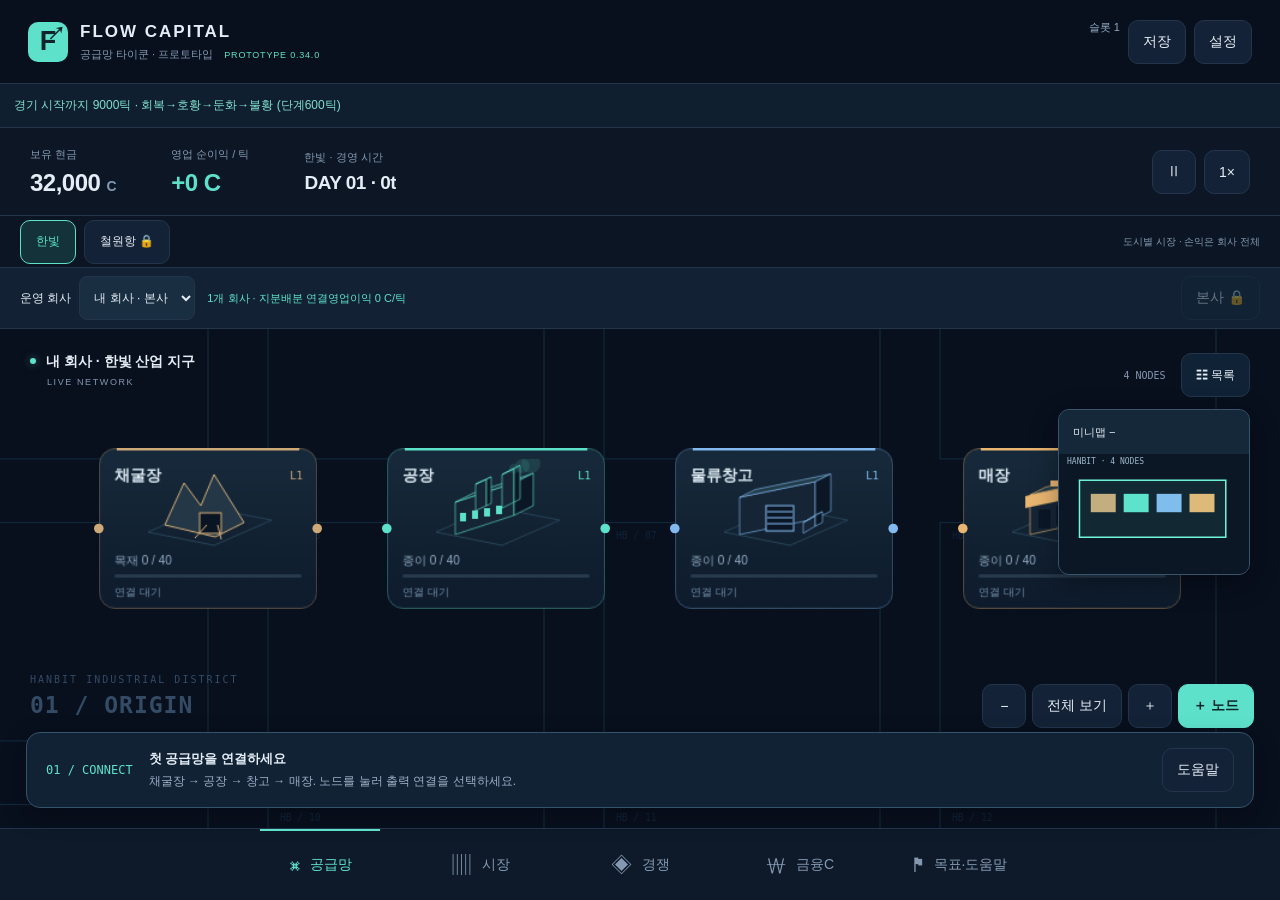
<file: index.html>
<!doctype html><html lang="ko"><head><meta charset="UTF-8"><meta name="viewport" content="width=device-width,initial-scale=1,viewport-fit=cover"><meta name="theme-color" content="#080f1d"><meta name="description" content="공급망을 연결하고 병목을 해결하며 경쟁하는 오리지널 노드 경제 게임. 2도시·제조와 클라우드 서비스 프로토타입."><title>FLOW CAPITAL · 공급망 타이쿤</title><link rel="stylesheet" href="style.css?v=0.34.0"></head><body>
<header><div class="brand"><span class="logo">F<span>↗</span></span><div><b>FLOW CAPITAL</b><small>공급망 타이쿤 · 프로토타입 <em>PROTOTYPE 0.34.0</em></small></div></div><div class="top-actions"><small id="slot-label">슬롯 1</small><button id="focus-toggle" aria-expanded="true" aria-label="경영 정보 접고 보드에 집중" hidden>집중</button><button id="save">저장</button><button id="menu">설정</button></div></header>
<button id="cycle-badge" class="cycle-badge" aria-label="경기 순환 상세"></button><section class="metrics"><div><small>보유 현금</small><strong id="cash">32,000 <i>C</i></strong></div><div><small>영업 순이익 / 틱</small><strong id="profit">0 C</strong></div><div class="wide"><small>한빛 · 경영 시간</small><strong id="day">DAY 01</strong></div><div class="speed"><button id="pause" aria-label="일시정지">Ⅱ</button><button id="speed">1×</button></div></section>
<div class="city-bar"><button id="city-hanbit" class="chosen">한빛</button><button id="city-cheolwon">철원항 🔒</button><small>도시별 시장 · 손익은 회사 전체</small></div><section class="group-toolbar"><label>운영 회사 <select id="company-select" aria-label="운영 회사"></select></label><small id="group-result"></small><button id="hq-open" aria-label="본사 경영 허브">본사 🔒</button></section><main><section id="network" class="view active"><div class="board-top"><div><span class="live-dot"></span><b id="district-name">한빛 산업 지구</b><small>LIVE NETWORK</small></div><div class="board-actions"><span id="board-count">4 NODES</span><button id="node-list">☷ 목록</button></div></div><aside id="minimap-panel" class="minimap-panel"><button id="minimap-toggle" aria-expanded="true" aria-controls="minimap-canvas">미니맵 −</button><canvas id="minimap-canvas" width="190" height="120" tabindex="0" aria-label="현재 회사와 도시 전체 지도. 클릭·드래그로 이동. 방향키로 화면 이동."></canvas></aside><button id="hq-marker" class="hq-marker" aria-label="본사 경영 허브 열기" hidden><svg viewBox="0 0 80 64" aria-hidden="true"><path d="M15 57V24L38 12V57M38 57V5L64 18V57M8 58H73"/><path d="M24 28V33M24 39V44M47 20V26M56 25V31M47 35V41M56 40V46"/></svg><span>본사 경영 허브<small>무료 지원 · 물류 없음</small></span></button><canvas id="board" aria-label="공급망 편집 보드. 노드를 선택한 후 연결 버튼과 대상 노드로 연결하세요."></canvas><div class="board-label"><span id="district-label">HANBIT INDUSTRIAL DISTRICT</span><b>01 / ORIGIN</b></div><div class="board-tools"><button id="zoomout" aria-label="축소">−</button><button id="fit">전체 보기</button><button id="zoomin" aria-label="확대">＋</button><button id="add" class="primary">＋ 노드</button></div><div id="guide" class="guide"></div><div id="connect-banner" hidden></div></section>
<section id="market" class="view panel"><div class="eyebrow" id="market-city">HANBIT EXCHANGE</div><h1>경영 대시보드</h1><p class="muted dash-intro">시장 · 생산 · 기업을 같은 기록으로 비교하세요.</p><div class="planning-entry"><button id="delegation-open" class="primary">위임 운영 ↗</button> <button id="planning-open">경기 대응 계획 ↗</button><small>생산·재고를 복제본에서 미리 비교 · 실제 운영 변경 없음</small></div><div id="dashboard"></div><div id="price-settings"><h2 id="price-settings-title">판매가격 설정 · 현재 운영 기업/도시</h2><div id="market-cards"></div><h2>최근 경영 기록</h2><canvas id="chart" height="150" aria-label="최근 28일 영업 순이익 그래프"></canvas><p id="ledger" class="muted"></p></div></section>
<section id="rivals" class="view panel"><div class="eyebrow">COMPETITOR INTELLIGENCE</div><h1>시장에서 만난 경쟁자</h1><p class="muted">독립 자본과 공급망을 가진 메이저/마이너. 총수요는 보존하고 실제 재고가 있을 때만 판매합니다. 첫 한빛 신규 경쟁은 보호 구간 후 시작합니다.</p><p id="rival-summary"></p><select id="rival-filter" aria-label="계급 필터"><option value="all">전체</option><option value="major">메이저</option><option value="minor">마이너</option><option value="closed">도산·인수</option></select><div id="rival-grid"></div><h2>시장 뉴스</h2><div id="news"></div></section>
<section id="finance" class="view panel"><div class="eyebrow">FICTIONAL CAPITAL MARKET · FINANCE C</div><h1>자본과 지분의 흐름</h1><p class="muted">게임용 크레딧만 사용합니다. 실제 금융이 아닙니다. 주식·IPO·공개매수·자회사를 지원하며 월간 AI 공격·방어·지배권 상실을 지원합니다. 오프라인은 최대8시간 정산하며 인수최종판정·파산·신주발행을 복귀까지 보류합니다.</p><p id="own-equity"></p><div class="finance-actions"><label>발행 주식 <input id="issue-quantity" type="number" min="10" max="100" value="40"></label><button id="ipo-review" class="primary">상장·신주 발행 검토</button><label>소각 주식 <input id="buyback-quantity" type="number" min="1" max="100" value="5"></label><button id="buyback-review">자사주 매입·소각 검토</button></div><p class="muted">최소3600경제틱(1배속60분) 운영 후 상장. 오프라인 경제시간도 포함됩니다. 신주발행420틱 간격,대중 자금 유한. 발행은 회사현금을 늘리고 지분을 희석합니다. 소각은 공격자 지분율도 높일 수 있습니다.</p><h2>미체결 주문</h2><div id="stock-orders"></div><h2>지분 방어</h2><p id="defense-status"></p><div class="finance-actions"><label>백기사 신주 <input id="friendly-quantity" type="number" min="10" max="100" value="40"></label><button id="friendly-review">백기사 계약 검토</button><button id="poison-review">포이즌필 사전설정 검토</button></div><p class="muted">매입·소각도 방어수단이지만 공격자의 비율까지 높일 수 있습니다. 백기사/권리계획은 무료가 아니며 성공을 보장하지 않습니다.</p><h2>공개매수와 경보</h2><div id="takeover-list"></div><h2>지배 자회사</h2><div id="subsidiary-list"></div><p id="strategy-cycle" class="cycle-notice"></p><div id="strategy-room"></div><h2>회사 주식 원장</h2><div id="finance-list"></div></section><section id="goals" class="view panel"><div class="eyebrow">FIRST NETWORK TO GROUP</div><h1>작은 흐름에서, 큰 사업으로</h1><p class="muted">주식·IPO 기초를 포함한 프로토타입입니다. 적대적 인수·방어·최대8시간 오프라인 정산을 지원합니다. 60틱=1일, 1배속 10분=10게임일.</p><div id="goal-list"></div><h2>처음 플레이한다면</h2><ol class="help"><li>채굴장 선택 → 연결 → 공장 선택. 공장→창고→매장도 연결하세요.</li><li>입고까지 한 틱씩 걸립니다. 목재가 종이로 바뀌고 매출이 생깁니다.</li><li>노란색 또는 ! 표시가 뜬 연결선을 눌러 물류를 증설하세요.</li><li>＋ 노드에서 가구 공장·창고·매장을 추가하고 채굴장을 분기 연결하세요.</li><li>시장에서 가격을 바꾸고 바닥상사의 다음 날 반응을 살펴보세요.</li></ol><p class="muted">드래그: 노드 이동 / 빈 곳: 보드 이동 / 핀치·휠: 확대 / Esc: 취소. 자동 저장 15초. 금융탭에서 지분과 인수경보를 확인하세요. 복귀보고서는 설정에서 다시 열 수 있습니다.</p></section>
</main><nav class="tabs"><button data-tab="network" class="active"><span>⌘</span>공급망</button><button data-tab="market"><span>▥</span>시장</button><button data-tab="rivals"><span>◈</span>경쟁</button><button data-tab="finance"><span>₩</span>금융C</button><button data-tab="goals"><span>⚑</span>목표·도움말</button></nav>
<div id="shade" hidden></div><aside id="sheet" hidden role="dialog" aria-modal="true" aria-label="공급망 세부 설정"><div class="sheet-head"><span id="sheet-kicker">NODE INSPECTOR</span><button id="close" aria-label="닫기">✕</button></div><div id="sheet-body"></div></aside><div id="toast" role="status" aria-live="polite"></div><input type="file" id="import-file" accept="application/json,.json" hidden><script type="module" src="app.js?v=0.34.0"></script></body></html>
</file>
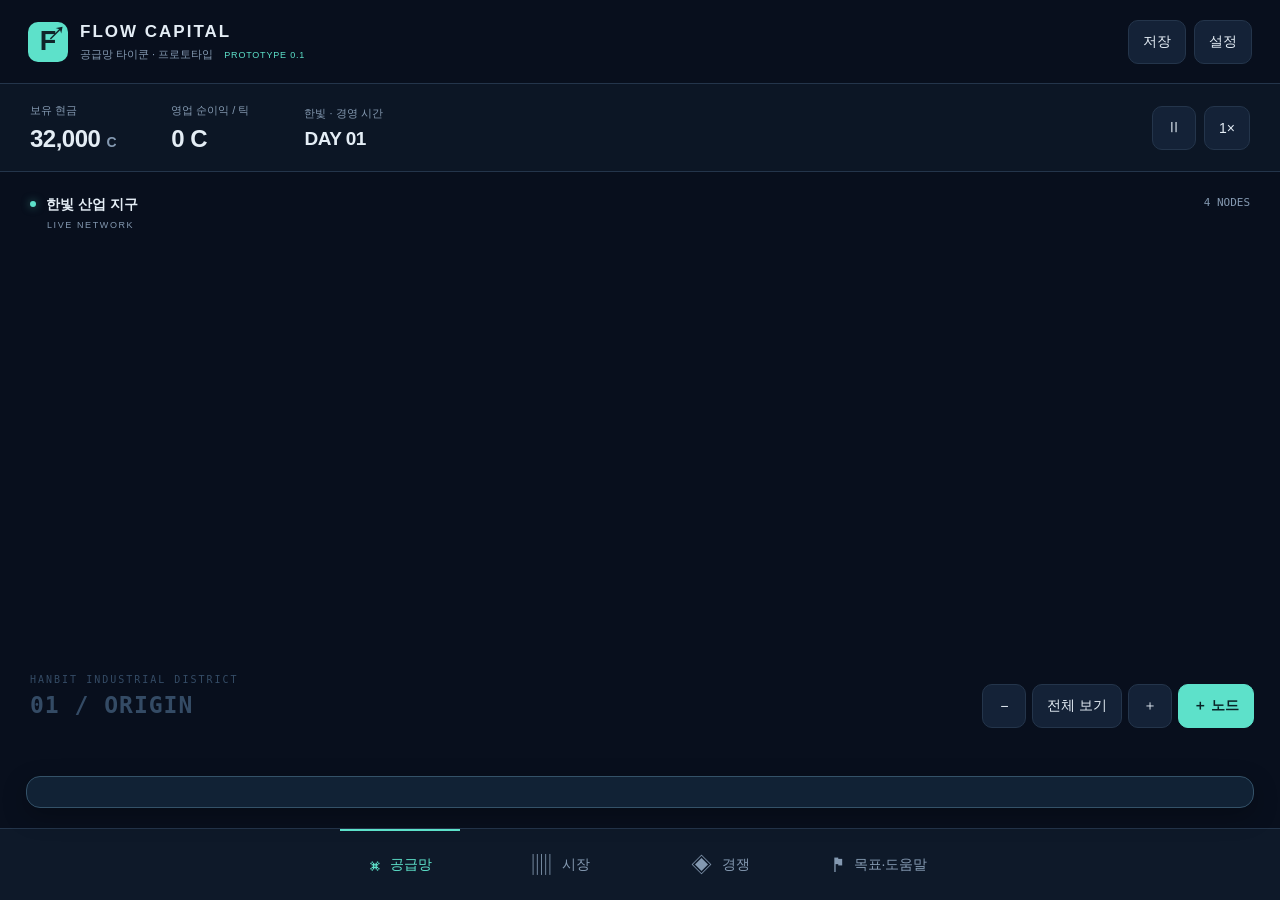
<file: 1-index.html>
<!doctype html><html lang="ko"><head><meta charset="UTF-8"><meta name="viewport" content="width=device-width,initial-scale=1,viewport-fit=cover"><meta name="theme-color" content="#080f1d"><meta name="description" content="공급망을 연결하고 병목을 해결하며 경쟁하는 오리지널 노드 경제 게임. 1도시·2상품 프로토타입."><title>FLOW CAPITAL · 공급망 타이쿤</title><link rel="stylesheet" href="style.css"></head><body>
<header><div class="brand"><span class="logo">F<span>↗</span></span><div><b>FLOW CAPITAL</b><small>공급망 타이쿤 · 프로토타입 <em>PROTOTYPE 0.1</em></small></div></div><div class="top-actions"><button id="save">저장</button><button id="menu">설정</button></div></header>
<section class="metrics"><div><small>보유 현금</small><strong id="cash">32,000 <i>C</i></strong></div><div><small>영업 순이익 / 틱</small><strong id="profit">0 C</strong></div><div class="wide"><small>한빛 · 경영 시간</small><strong id="day">DAY 01</strong></div><div class="speed"><button id="pause" aria-label="일시정지">Ⅱ</button><button id="speed">1×</button></div></section>
<main><section id="network" class="view active"><div class="board-top"><div><span class="live-dot"></span><b>한빛 산업 지구</b><small>LIVE NETWORK</small></div><span id="board-count">4 NODES</span></div><canvas id="board" aria-label="공급망 편집 보드. 노드를 선택한 후 연결 버튼과 대상 노드로 연결하세요."></canvas><div class="board-label"><span>HANBIT INDUSTRIAL DISTRICT</span><b>01 / ORIGIN</b></div><div class="board-tools"><button id="zoomout" aria-label="축소">−</button><button id="fit">전체 보기</button><button id="zoomin" aria-label="확대">＋</button><button id="add" class="primary">＋ 노드</button></div><div id="guide" class="guide"></div><div id="connect-banner" hidden></div></section>
<section id="market" class="view panel"><div class="eyebrow">HANBIT EXCHANGE</div><h1>시장이 흐르는 방향</h1><p class="muted">오늘의 시세와 내 판매가는 다릅니다. 싸게 팔면 점유율이 늘지만 이익은 줄 수 있습니다.</p><div id="market-cards"></div><h2>최근 경영 기록</h2><canvas id="chart" height="150" aria-label="최근 28일 영업 순이익 그래프"></canvas><p id="ledger" class="muted"></p></section>
<section id="rivals" class="view panel"><div class="eyebrow">COMPETITOR INTELLIGENCE</div><h1>시장에서 만난 경쟁자</h1><article class="rival-card"><span class="rival-symbol">B</span><h2>바닥상사 <small>가격 반응형 AI</small></h2><p>같은 생산·운송·판매 규칙을 쓰는 로컬 경쟁사. 매일 내 가격과 판매량에 반응하며, 자기 현금으로만 투자합니다.</p><div id="rival-stats"></div></article><h2>시장 뉴스</h2><div id="news"></div></section>
<section id="goals" class="view panel"><div class="eyebrow">YOUR FIRST TEN MINUTES</div><h1>작은 흐름에서, 큰 사업으로</h1><p class="muted">금융 없이 생산과 경쟁을 검증하는 프로토타입입니다. 60틱=1일, 1배속 10분=10게임일.</p><div id="goal-list"></div><h2>처음 플레이한다면</h2><ol class="help"><li>채굴장 선택 → 연결 → 공장 선택. 공장→창고→매장도 연결하세요.</li><li>입고까지 한 틱씩 걸립니다. 목재가 종이로 바뀌고 매출이 생깁니다.</li><li>노란색 또는 ! 표시가 뜬 연결선을 눌러 물류를 증설하세요.</li><li>＋ 노드에서 가구 공장·창고·매장을 추가하고 채굴장을 분기 연결하세요.</li><li>시장에서 가격을 바꾸고 바닥상사의 다음 날 반응을 살펴보세요.</li></ol><p class="muted">드래그: 노드 이동 / 빈 곳: 보드 이동 / 핀치·휠: 확대 / Esc: 취소. 자동 저장 15초. 장기 오프라인 정산·주식·M&A는 아직 없습니다.</p></section>
</main><nav class="tabs"><button data-tab="network" class="active"><span>⌘</span>공급망</button><button data-tab="market"><span>▥</span>시장</button><button data-tab="rivals"><span>◈</span>경쟁</button><button data-tab="goals"><span>⚑</span>목표·도움말</button></nav>
<div id="shade" hidden></div><aside id="sheet" hidden role="dialog" aria-modal="true" aria-label="공급망 세부 설정"><div class="sheet-head"><span id="sheet-kicker">NODE INSPECTOR</span><button id="close" aria-label="닫기">✕</button></div><div id="sheet-body"></div></aside><div id="toast" role="status" aria-live="polite"></div><input type="file" id="import-file" accept="application/json,.json" hidden><script type="module" src="app.js"></script></body></html>
</file>
<file: style.css>
:root{color-scheme:dark;--bg:#080f1d;--line:#24354b;--muted:#8499b1;--mint:#5de1ca;--text:#e4edf5;--amber:#e9b671;--red:#f78282}*{box-sizing:border-box}body{margin:0;background:var(--bg);color:var(--text);font:14px -apple-system,BlinkMacSystemFont,"Segoe UI",sans-serif;overflow:hidden}button,input,select{font:inherit}button{border:1px solid var(--line);background:#142237;color:var(--text);min-width:44px;min-height:44px;border-radius:10px;padding:0 14px;cursor:pointer;touch-action:manipulation}button:hover{background:#20354c;border-color:#45637c}button:focus-visible{outline:2px solid var(--mint);outline-offset:3px}button.primary{background:var(--mint);color:#092326;font-weight:750;border-color:var(--mint)}button.danger{color:var(--red)}button:disabled{opacity:.4;cursor:not-allowed}header{height:84px;padding:18px 28px;display:flex;align-items:center;justify-content:space-between;border-bottom:1px solid var(--line)}.brand{display:flex;gap:12px;align-items:center}.logo{width:40px;height:40px;display:grid;place-items:center;background:var(--mint);color:#10252a;font-size:27px;font-weight:900;border-radius:10px;position:relative}.logo span{font-size:18px;position:absolute;right:3px;top:0}.brand b{font-size:17px;letter-spacing:2px}.brand small{display:block;color:var(--muted);font-size:11px;margin-top:5px}em{font-size:9px;font-style:normal;color:var(--mint);margin-left:8px;letter-spacing:.8px}.top-actions{display:flex;gap:8px}.metrics{height:88px;display:flex;align-items:center;padding:0 30px;gap:55px;border-bottom:1px solid var(--line);background:#0c1625}.metrics small{display:block;color:var(--muted);font-size:11px;margin-bottom:7px}.metrics strong{font-size:24px;letter-spacing:-.5px;font-variant-numeric:tabular-nums}.metrics i{font-size:14px;font-style:normal;color:var(--muted)}.metrics .speed{display:flex;margin-left:auto;gap:8px}.metrics .wide strong{font-size:19px}main{height:calc(100vh - 244px);height:calc(100dvh - 244px);position:relative}.view{display:none;height:100%;position:relative}.view.active{display:block}.board-top{position:absolute;top:24px;left:30px;right:30px;z-index:1;display:flex;justify-content:space-between;pointer-events:none}.board-top b{font-size:14px}.board-top small{font-size:9px;display:block;color:var(--muted);letter-spacing:1.6px;margin:6px 0 0 17px}.board-top>span{color:var(--muted);font:11px monospace}.live-dot{display:inline-block;width:6px;height:6px;background:var(--mint);border-radius:50%;margin-right:10px;box-shadow:0 0 9px #5de1ca80}#board{width:100%;height:100%;display:block;touch-action:none}.board-label{position:absolute;bottom:110px;left:30px;pointer-events:none;color:#344b65;font:10px monospace;letter-spacing:2px}.board-label b{display:block;font-size:23px;margin-top:7px;letter-spacing:1px}.board-tools{position:absolute;right:26px;bottom:100px;display:flex;gap:6px}.guide{position:absolute;bottom:20px;left:26px;right:26px;background:#132539e8;backdrop-filter:blur(10px);border:1px solid #345268;border-radius:14px;padding:15px 19px;display:flex;align-items:center;gap:16px;box-shadow:0 8px 25px #0004}.guide .step{font:12px monospace;color:var(--mint);white-space:nowrap}.guide b{font-size:13px}.guide p{margin:5px 0 0;color:#9cafc4;font-size:12px}.guide button{margin-left:auto;flex-shrink:0}.tabs{height:72px;display:flex;border-top:1px solid var(--line);background:#0e1929;justify-content:center;padding-bottom:env(safe-area-inset-bottom)}.tabs button{width:160px;border:0;border-radius:0;background:none;color:var(--muted);position:relative;min-height:60px}.tabs button span{display:inline-block;margin-right:10px;font-size:21px;vertical-align:middle}.tabs button.active{color:var(--mint)}.tabs button.active:before{content:"";position:absolute;top:0;height:2px;background:var(--mint);left:20px;right:20px}.panel{overflow:auto;padding:35px max(24px,calc((100% - 980px)/2)) 40px}.eyebrow{color:var(--mint);font:10px monospace;letter-spacing:2px}h1{font-size:29px;letter-spacing:-1px;margin:12px 0 14px}h2{font-size:17px;margin:24px 0 14px}.muted{color:var(--muted);font-size:12px;line-height:1.8}#market-cards{display:grid;grid-template-columns:1fr 1fr;gap:16px;margin:24px 0}.product-card,.rival-card,.goal{background:linear-gradient(140deg,#17283b,#0e1b2c);border:1px solid var(--line);border-radius:16px;padding:22px}.product-card h2{margin:0 0 20px}.product-card .price{font-size:30px;font-weight:700}.row{display:flex;justify-content:space-between;align-items:center;gap:10px;margin:12px 0}.row small{color:var(--muted);line-height:1.6}.row strong{font-variant-numeric:tabular-nums}.controls{display:flex;align-items:center;gap:10px}.controls strong{min-width:62px;text-align:center}.bar{height:5px;border-radius:5px;background:#29374b;overflow:hidden;margin-top:14px}.bar span{display:block;height:100%;background:var(--mint)}.rival-symbol{float:right;display:grid;place-items:center;background:#e9b67124;color:var(--amber);width:64px;height:64px;font:bold 30px sans-serif;border:1px solid #e9b67155;border-radius:18px}.rival-card h2{margin-top:3px}.rival-card h2 small{display:block;font-size:11px;color:var(--amber);margin-top:9px}.rival-card p{color:var(--muted);max-width:540px;line-height:1.8;font-size:13px}#rival-stats{display:flex;gap:40px;margin-top:20px}#rival-stats small{display:block;color:var(--muted);font-size:11px;margin-bottom:6px}.news-item{display:flex;gap:18px;padding:15px 0;border-bottom:1px solid var(--line);font-size:12px;line-height:1.7}.news-item small{color:var(--mint);white-space:nowrap}.goal{margin:12px 0;padding:18px;display:flex;gap:17px;align-items:center}.goal .check{color:var(--muted);font-size:22px}.goal.done .check{color:var(--mint)}.goal small{color:var(--muted);display:block;margin-top:7px}.goal b{font-size:13px}.help{padding-left:20px;color:#a9b9cb;line-height:2.2;font-size:13px}#chart{width:100%;border:1px solid var(--line);border-radius:12px;background:#0d1929}#shade{position:fixed;inset:0;background:#0005;z-index:20;backdrop-filter:blur(2px)}#sheet{position:fixed;right:20px;top:105px;bottom:90px;width:350px;background:#101e30;border:1px solid #33495f;border-radius:19px;z-index:21;box-shadow:0 20px 70px #0009;overflow:auto}.sheet-head{position:sticky;top:0;background:#101e30;display:flex;align-items:center;justify-content:space-between;padding:10px 16px;border-bottom:1px solid var(--line);z-index:1}.sheet-head>span{font:10px monospace;letter-spacing:1.4px;color:var(--mint)}.sheet-head button{background:none;border:0}#sheet-body{padding:5px 20px 22px}#sheet-body h2{font-size:23px;margin:18px 0 8px}#sheet-body p{color:var(--muted);font-size:12px;line-height:1.8}#sheet-body .full{width:100%;margin-top:10px}.badge{display:inline-block;padding:6px 9px;border-radius:7px;background:#203345;color:var(--mint);font-size:11px}.select-row{display:grid;grid-template-columns:1fr 1fr;gap:8px}.select-row button{padding:12px 10px}.select-row button.chosen{border-color:var(--mint);color:var(--mint)}.build-grid{display:grid;grid-template-columns:1fr 1fr;gap:10px;margin-top:18px}.build-grid button{padding:18px 8px;text-align:left;height:108px}.build-grid small{display:block;color:var(--muted);font-size:10px;margin-top:12px}.build-grid b{font-size:14px}#toast{position:fixed;bottom:90px;left:50%;transform:translate(-50%,20px);opacity:0;pointer-events:none;padding:13px 18px;border-radius:12px;background:#e5f3f0;color:#13332d;z-index:50;font-size:12px;max-width:90vw;transition:.2s;text-align:center}#toast.show{opacity:1;transform:translate(-50%,0)}#connect-banner{position:absolute;top:80px;left:50%;transform:translateX(-50%);border:1px solid var(--mint);padding:13px 18px;background:#123336ef;border-radius:10px;max-width:90%;font-size:12px;color:var(--mint);z-index:3}.warn{color:var(--amber)!important}.negative{color:var(--red)!important}.positive{color:var(--mint)!important}select{background:#1a2e42;color:var(--text);padding:10px;border:1px solid var(--line);border-radius:8px;min-height:44px}input[type=checkbox]{width:20px;height:20px;accent-color:var(--mint)}[hidden]{display:none!important}
@media(max-width:650px){header{height:72px;padding:12px 15px}.brand{gap:9px}.logo{width:34px;height:34px;font-size:24px}.brand b{font-size:13px;letter-spacing:1.3px}.brand small{font-size:10px}em{display:none}.top-actions{gap:5px}.top-actions button{padding:0 10px;font-size:11px}.metrics{height:83px;padding:0 16px;gap:24px}.metrics strong{font-size:20px}.metrics small{font-size:10px}.metrics .wide{display:none}.metrics .speed{gap:5px}.metrics .speed button{padding:0 10px}.tabs{height:calc(66px + env(safe-area-inset-bottom))}.tabs button{width:25%;font-size:10px;padding:6px 1px}.tabs button span{display:block;margin:0 0 4px;font-size:22px}.tabs button.active:before{left:14px;right:14px}main{height:calc(100dvh - 221px - env(safe-area-inset-bottom))}.board-top{top:18px;left:18px;right:18px}.board-top b{font-size:12px}.board-top small{font-size:8px}.board-top>span{font-size:9px}.board-label{left:18px;bottom:175px;font-size:8px;letter-spacing:1px}.board-label b{font-size:19px}.board-tools{bottom:125px;right:15px;left:15px;justify-content:flex-end}.board-tools button{font-size:12px;padding:0 12px}.guide{bottom:13px;left:14px;right:14px;padding:13px 14px;gap:11px;min-height:96px}.guide .step{font-size:10px}.guide b{font-size:12px}.guide p{font-size:10px;line-height:1.5}.guide button{font-size:10px;padding:0 8px}.panel{padding:26px 18px 35px}h1{font-size:24px}#market-cards{grid-template-columns:1fr;gap:12px;margin:18px 0}.product-card{padding:18px}.product-card h2{margin-bottom:14px}.product-card .price{font-size:26px}.rival-card{padding:20px}.rival-symbol{width:44px;height:44px;font-size:24px}#rival-stats{gap:24px;flex-wrap:wrap}#sheet{left:0;right:0;top:auto;bottom:0;width:auto;max-height:65dvh;border-radius:22px 22px 0 0;padding-bottom:env(safe-area-inset-bottom)}#sheet-body{padding:0 22px 23px}#toast{bottom:calc(78px + env(safe-area-inset-bottom));min-width:200px}.goal{padding:16px}.goal b{font-size:12px}.goal small{font-size:10px}.help{font-size:12px}.row{margin:10px 0}}
@media(prefers-reduced-motion:reduce){*{transition:none!important}}@media(max-width:350px){.metrics{gap:13px;padding:0 12px}.metrics strong{font-size:18px}.metrics .speed button{min-width:40px;padding:0 8px}.brand b{font-size:11px}.brand small{font-size:9px}.top-actions button{padding:0 7px}.guide{gap:8px}.guide .step{display:none}}
@media(max-width:650px){.board-label{display:none}}
.board-actions{display:flex;align-items:center;gap:15px;pointer-events:auto}.board-actions span{color:var(--muted);font:10px monospace}.board-actions button{min-height:44px;background:#102235;font-size:12px}#node-search{width:100%;min-height:46px;padding:10px 13px;margin:8px 0 14px;background:#0b1726;border:1px solid #355068;border-radius:10px;color:var(--text)}.node-result{display:block;width:100%;text-align:left;padding:14px 12px;margin:8px 0;min-height:74px}.node-result b{font-size:13px}.node-result small{font-size:10px;font-weight:400;color:var(--muted);margin-left:5px}.node-result>span{display:block;font-size:11px;color:var(--muted);margin-top:9px}.node-result i{font-style:normal;float:right;color:var(--mint)}@media(max-width:650px){.board-actions{gap:8px;margin-top:-6px}.board-actions span{display:none}.board-actions button{font-size:11px;padding:0 10px}}
.tech-card{border:1px solid #3c4775;background:#151e38;border-radius:13px;padding:16px;margin:16px 0}.tech-card>small{font:10px monospace;color:#aab7ff}.tech-card h3{font-size:16px;margin:10px 0}.tech-card p{font-size:11px!important;line-height:1.7!important}.tech-card .full{margin-top:8px}#sheet-body .tech-card .row small{font-size:10px}@media(max-width:650px){.select-row{grid-template-columns:repeat(3,1fr)}}
.city-bar{height:52px;display:flex;align-items:center;gap:8px;padding:0 20px;border-bottom:1px solid var(--line);background:#0b1523;flex-shrink:0}.city-bar button{min-height:44px;padding:6px 15px;font-size:12px}.city-bar .chosen{color:var(--mint);border-color:var(--mint);background:#133239}.city-bar small{color:var(--muted);font-size:10px;margin-left:auto}@media(max-width:650px){.city-bar{padding:0 14px;height:52px}.city-bar small{display:none}}

main{height:calc(100dvh - 296px)}@media(max-width:650px){main{height:calc(100dvh - 273px - env(safe-area-inset-bottom))}}
#rival-grid{display:grid;grid-template-columns:1fr 1fr;gap:16px;margin:20px 0}.competitor-card{background:linear-gradient(145deg,#17283b,#101b2c);border:1px solid var(--line);border-radius:16px;padding:20px}.competitor-title{display:flex;align-items:center;justify-content:space-between;gap:12px}.competitor-title b{font-size:19px}.competitor-title span{color:var(--amber);font-size:11px}.competitor-card p,.competitor-card>small{color:var(--muted);font-size:11px;line-height:1.8}.competitor-card .full{width:100%;margin-top:15px}.competitor-card .row strong{font-size:14px}@media(max-width:650px){#rival-grid{grid-template-columns:1fr;gap:12px}.competitor-card{padding:18px}.competitor-title b{font-size:18px}}
#finance-list{display:grid;grid-template-columns:1fr 1fr;gap:16px}.finance-actions{display:flex;gap:10px;flex-wrap:wrap;align-items:center}.finance-actions label{display:flex;gap:8px;align-items:center;color:var(--muted);font-size:12px}input[type=number]{background:#102235;color:var(--text);border:1px solid var(--line);border-radius:8px;min-height:44px;padding:8px;width:90px}@media(max-width:650px){.tabs button{width:20%}#finance-list{grid-template-columns:1fr}.finance-actions{display:grid;grid-template-columns:1fr;width:100%}.finance-actions button{width:100%;font-size:12px}}
.group-toolbar{display:flex;align-items:center;justify-content:space-between;gap:12px;padding:8px 20px;background:#122234;border-bottom:1px solid var(--line)}.group-toolbar label{display:flex;align-items:center;gap:8px;font-size:12px}.group-toolbar small{color:var(--mint);font-size:11px}.group-toolbar select{max-width:210px;min-height:44px}#subsidiary-list{display:grid;grid-template-columns:1fr 1fr;gap:14px}@media(max-width:650px){.group-toolbar{padding:8px 16px;flex-wrap:wrap}.group-toolbar small{width:100%;line-height:1.5}#subsidiary-list{grid-template-columns:1fr}}
body{height:100vh;height:100dvh;display:flex;flex-direction:column}body>header,body>.metrics,body>.city-bar,body>.group-toolbar,body>.tabs{flex-shrink:0}body>main{flex:1;height:auto;min-height:0}
.minimap-panel{position:absolute;z-index:2;right:30px;top:80px;width:192px;border:1px solid #38536c;border-radius:11px;background:#102135e8;overflow:hidden;box-shadow:0 8px 28px #0005}.minimap-panel button{display:block;width:100%;border:0;border-radius:0;text-align:left;font-size:11px;min-height:44px;background:#15283a}.minimap-panel canvas{display:block;width:190px;height:120px;touch-action:none;cursor:crosshair;outline-offset:-3px}.minimap-panel.collapsed{width:96px}.minimap-panel.collapsed canvas{display:none}@media(max-width:650px){.minimap-panel{right:16px;top:72px}}

#offline-overlay{position:fixed;inset:0;z-index:9999;background:#08111bf5;display:grid;place-items:center;padding:24px;text-align:center;color:#dce9f4}#offline-overlay>div{max-width:520px}#offline-overlay small{letter-spacing:3px;color:#70f4db}#offline-overlay strong{display:block;font-size:42px;color:#70f4db;margin-top:24px}#offline-overlay p{color:#91a6b8;line-height:1.8}#offline-overlay h2{font-size:clamp(23px,5vw,30px)}

button{-webkit-tap-highlight-color:transparent}

.group-toolbar{flex-wrap:wrap}#hq-open{margin-left:auto;white-space:nowrap}.hq-marker{position:absolute;z-index:3;left:18px;top:67px;display:flex;align-items:center;gap:9px;max-width:230px;padding:8px 12px;background:#13273a;border:1px solid #77e2d966}.hq-marker[hidden]{display:none}.hq-marker svg{width:48px;height:42px;fill:none;stroke:#78e0d7;stroke-width:1.6}.hq-marker span{text-align:left;font-weight:700;font-size:12px}.hq-marker small{display:block;color:#91a8bf;font-size:9px;font-weight:400;margin-top:4px}.hq-sheet{width:min(850px,calc(100vw - 30px))!important}.hq-intro h2{font-size:29px}.hq-intro>small{color:#5de1ca;font-size:10px;letter-spacing:1px}.hq-stats{display:grid;grid-template-columns:1fr 1fr;gap:12px;margin:20px 0}.hq-stats article,.hq-company{background:#14273a;border:1px solid #294054;border-radius:13px;padding:14px;margin-bottom:12px}.hq-stats small,.hq-stats span{display:block;color:#91a8bf;font-size:11px}.hq-stats strong{display:block;font-size:23px;color:#5de1ca;margin:10px 0}.hq-columns{display:grid;grid-template-columns:1fr 1fr;gap:22px}.hq-columns h3{font-size:16px;margin:20px 0 12px}.hq-company p,.hq-columns p{font-size:12px;line-height:1.8}.hq-company .row{gap:10px;flex-wrap:wrap}.hq-company strong{font-size:12px}.hq-company .row span{font-size:11px}.hq-actions{display:flex;gap:8px}.hq-actions button{flex:1;font-size:12px}.hq-risk{border:1px solid #d9a66c;background:#352a24;padding:14px;border-radius:13px;margin-bottom:12px}.hq-risk b{color:#edbd82}@media(max-width:650px){.hq-sheet{width:100%!important}.hq-columns,.hq-stats{grid-template-columns:1fr}.hq-marker{top:67px;left:12px;max-width:193px;padding:5px 9px}.hq-marker svg{width:36px;height:36px}.hq-marker span{font-size:11px}.hq-intro h2{font-size:25px}.hq-stats strong{font-size:23px}}

@media(max-width:650px){.group-toolbar{display:flex;flex-direction:row!important;align-items:center;gap:8px!important}.group-toolbar label{flex:1;min-width:0}.group-toolbar select{max-width:150px}.group-toolbar #group-result{order:3;width:100%;font-size:10px}.group-toolbar #hq-open{margin:0;font-size:11px;padding:9px;min-height:40px}.hq-marker{max-width:180px}}

#slot-label{color:#91a8bf;max-width:130px;overflow:hidden;text-overflow:ellipsis;white-space:nowrap;font-size:11px}.slot-card{border:1px solid #294054;border-radius:13px;background:#14273a;padding:16px;margin:16px 0}.slot-card h3{margin:0;font-size:18px;overflow-wrap:anywhere}.slot-card.slot-active{border-color:#5de1ca}.slot-actions{display:grid;grid-template-columns:1fr 1fr;gap:8px}.slot-actions button{font-size:12px}.slot-card .row{gap:10px;flex-wrap:wrap}#slot-overlay{position:fixed;inset:0;background:#07111af5;z-index:9999;display:grid;place-items:center;padding:24px}#slot-overlay>div{max-width:500px}#slot-overlay small,#slot-overlay strong{color:#5de1ca}@media(max-width:650px){#slot-label{max-width:74px;font-size:9px}.top-actions{gap:5px}.top-actions button{padding:10px}.brand b{font-size:15px}}

@media(max-width:650px){.top-actions{position:relative;padding-top:14px}.top-actions #slot-label{position:absolute;right:0;top:0;max-width:115px;font-size:9px}.brand{min-width:0}.brand b{font-size:14px;white-space:nowrap}.brand small{font-size:8px}}

#sheet.slots-sheet{width:min(1000px,calc(100vw - 30px))}.slot-grid{display:grid;grid-template-columns:repeat(3,minmax(0,1fr));gap:12px}.slot-card{min-width:0;margin:10px 0}.slot-card p{font-size:11px;line-height:1.8}.slot-card .badge{font-size:10px}.slot-card h3{font-size:16px}.slot-actions button{padding:10px 6px;font-size:11px}.slots-sheet h2{font-size:27px}@media(max-width:800px){.slot-grid{grid-template-columns:1fr}#sheet.slots-sheet{width:100%}.slot-card p{font-size:12px}.slot-card h3{font-size:18px}.slot-actions button{font-size:12px;padding:12px}}

/* 0.18 mobile viewport, touch and short-screen safeguards. No page-zoom lock. */
html{height:100%;overscroll-behavior:none;-webkit-text-size-adjust:100%;text-size-adjust:100%}
body{height:var(--app-height,100dvh);padding-top:env(safe-area-inset-top);padding-left:env(safe-area-inset-left);padding-right:env(safe-area-inset-right)}
.panel,#sheet{overscroll-behavior:contain;-webkit-overflow-scrolling:touch}
#sheet{max-height:calc(var(--app-height,100vh) - 24px)}
#sheet-body{overflow-wrap:anywhere}.sheet-head{min-height:64px}.sheet-head>span{min-width:0;overflow-wrap:anywhere;line-height:1.6}.sheet-head button{flex-shrink:0}
#sheet-body select{max-width:100%;min-width:0}#sheet-body label.row{min-height:44px;cursor:pointer}#sheet-body .row:has(select){flex-wrap:wrap}
#offline-overlay,#slot-overlay{overflow:auto;padding-top:max(24px,env(safe-area-inset-top));padding-bottom:max(24px,env(safe-area-inset-bottom))}
.board-top{gap:12px}.board-top>div:first-child{min-width:0}.board-top b{display:block;overflow:hidden;text-overflow:ellipsis;white-space:nowrap}.board-actions{flex-shrink:0}
.board-top .live-dot{float:left;margin-top:5px}.board-focus>.metrics,.board-focus>.city-bar,.board-focus>.group-toolbar{display:none}
@media(hover:none){button:hover{background:#142237;border-color:var(--line)}button.primary:hover{background:var(--mint);border-color:var(--mint)}button:active{filter:brightness(1.2)}}
@media(max-width:950px){#focus-toggle{font-size:11px;padding:0 10px;min-width:44px}#sheet input:not([type=checkbox]),#sheet select,#finance input,#rival-filter{font-size:16px}.board-actions{gap:5px}.board-top{left:14px;right:14px}.board-top small{letter-spacing:1px}}
@media(max-width:650px){#sheet{max-height:calc(var(--app-height,100vh)*.80);padding-bottom:env(safe-area-inset-bottom)}.metrics .speed button{min-width:44px}.group-toolbar #hq-open{min-height:44px}.top-actions{flex-shrink:0}.brand b{font-size:clamp(11px,3.4vw,14px)}.brand small{white-space:nowrap}.group-toolbar label{max-width:100%}#node-search{font-size:16px}}
@media(max-height:700px) and (max-width:950px){header{height:62px;padding:7px 14px}.brand small{font-size:8px}.brand b{font-size:13px}.logo{width:32px;height:32px}.board-tools{bottom:74px;left:12px;right:12px;gap:5px}.board-tools button{padding:0 10px}.guide{min-height:52px;bottom:10px;left:12px;right:12px;padding:5px 10px}.guide .step,.guide p{display:none}.guide b{font-size:11px}.guide button{font-size:11px}.board-top{top:12px}.board-top small{display:none}.minimap-panel{top:66px;right:14px}.hq-marker{top:66px;left:14px;max-width:155px}.hq-marker svg{width:28px;height:28px}.hq-marker small{display:none}.tabs{height:calc(56px + env(safe-area-inset-bottom))}.tabs button{min-height:52px;font-size:10px}.tabs button span{font-size:18px}.board-focus #minimap-panel:not(.collapsed){max-height:calc(100% - 190px);overflow:auto}#sheet{top:auto;bottom:0;left:max(0px,env(safe-area-inset-left));right:max(0px,env(safe-area-inset-right));width:auto;max-height:calc(var(--app-height,100vh) - 12px);border-radius:18px 18px 0 0}.hq-sheet,#sheet.slots-sheet{width:auto!important}}

@media(max-height:480px) and (max-width:950px){.guide{display:none}.board-tools{bottom:10px}.board-actions span{display:none}.brand small{display:none}.minimap-panel:not(.collapsed) canvas{height:80px}.board-focus #minimap-panel:not(.collapsed){max-height:130px}}

.brand{min-width:0;flex:1;margin-right:8px}.logo{flex-shrink:0}.brand>div{min-width:0}.brand b{display:block;overflow:hidden;text-overflow:ellipsis;white-space:nowrap}@media(max-width:950px) and (max-height:700px){.brand b{font-size:clamp(10px,3.2vw,13px)}}

.metrics>div:not(.speed){min-width:0}.metrics strong{display:block;white-space:nowrap;overflow:hidden;text-overflow:ellipsis}.metrics .speed{flex-shrink:0}@media(max-width:650px){.metrics>div:not(.speed){flex:1}.metrics .speed{margin-left:0}.group-toolbar select{font-size:16px}}
/* Deep three-view observatory, mobile first. */
.dash-tabs{display:flex;gap:8px;margin:22px 0 16px}.dash-tabs button{flex:1;min-height:44px}.dash-filters{display:grid;grid-template-columns:repeat(4,minmax(0,1fr));gap:12px}.dash-filters label{display:flex;flex-direction:column;gap:7px;color:var(--muted);font-size:12px}.dash-filters select{width:100%;min-width:0;min-height:44px;font-size:16px;background:#102032;color:#e4edf5;border:1px solid #30465a;border-radius:8px;padding:8px}.dash-kpis{display:grid;grid-template-columns:repeat(3,minmax(0,1fr));gap:12px;margin:18px 0}.dash-kpi,.dash-card{background:linear-gradient(145deg,#14283a,#101d2e);border:1px solid #294356;border-radius:14px;padding:18px;min-width:0;overflow-wrap:anywhere}.dash-kpi strong{display:block;font-size:25px;margin:8px 0;color:#dcecf4}.dash-kpi p,.dash-card p{font-size:13px;color:#9bb0c2;line-height:1.7}.dash-kpi p{margin-bottom:0}.dash-grid{display:grid;grid-template-columns:repeat(2,minmax(0,1fr));gap:14px;margin:18px 0}.dash-card h2{font-size:21px;margin:10px 0}.dash-card h3{font-size:16px;margin:18px 0 10px}.dash-pair{display:flex;flex-wrap:wrap;justify-content:space-between;gap:7px 18px;border-bottom:1px solid #284052;padding:11px 0;font-size:13px}.dash-pair span{color:#9bb0c2}.dash-pair b{text-align:right;overflow-wrap:anywhere}.dash-card button{width:100%;margin-top:16px;min-height:44px}.dash-card summary,#dash-body>details>summary{min-height:44px;cursor:pointer;display:flex;align-items:center;line-height:1.6;color:#bddbd7}.dash-compare{display:flex;flex-wrap:wrap;justify-content:space-between;gap:8px;padding:13px 0;border-top:1px solid #294153;font-size:13px}.dash-compare small{width:100%;color:#9bb0c2;line-height:1.7}.dash-note{border-left:3px solid #79a99a;padding:10px 14px;background:#102b31;line-height:1.8;font-size:13px}.dash-spark{margin:10px 0 16px;color:#9bb0c2}.dash-spark svg{display:block;width:100%;height:auto;max-height:110px}.dash-spark figcaption{font-size:11px;line-height:1.7}.dash-dl{margin:0}.dash-dl div{display:flex;justify-content:space-between;padding:7px 0}.dash-dl dd{margin:0}#price-settings[hidden],.product-card[hidden]{display:none!important}
@media(max-width:700px){.dash-filters{grid-template-columns:repeat(2,minmax(0,1fr))}.dash-kpis,.dash-grid{grid-template-columns:1fr}.dash-kpi strong{font-size:23px}.dash-card{padding:16px}.dash-pair{display:grid;grid-template-columns:1fr}.dash-pair b{text-align:left}.dash-tabs{gap:6px}.dash-compare{flex-direction:column}.dash-filters label{font-size:13px}}
.dash-tabs .chosen{border-color:#5de1ca;color:#5de1ca;background:#102e36}.dash-intro{margin-bottom:6px!important}body[data-view=market] #group-bar{display:none}@media(max-width:700px){#market h1{font-size:26px;margin-bottom:8px}#market .eyebrow{margin-bottom:8px}.dash-tabs{margin:14px 0}.dash-filters{gap:10px}.dash-kpis{margin-top:12px}}
body[data-view=market] .group-toolbar{display:none}
/* Read-only comparison pies: labels are outside the plot, never crowded into slices. */
.compare-section{margin:22px 0 30px;padding:18px;background:#0c1827;border:1px solid #294354;border-radius:16px}.compare-heading small{letter-spacing:.15em;color:#5de1ca;font-size:10px}.compare-heading h2{font-size:24px;margin:8px 0}.compare-heading p{font-size:13px;color:#9bb0c2}.compare-controls{grid-template-columns:minmax(0,2fr) minmax(0,1fr);margin:20px 0 10px}.compare-grid{display:grid;grid-template-columns:repeat(2,minmax(0,1fr));gap:14px}.compare-card{min-width:0;background:#132638;border:1px solid #2b4657;border-radius:12px;padding:18px;margin:14px 0;break-inside:avoid}.compare-grid .compare-card{margin:0}.compare-card h3{font-size:17px;line-height:1.6;margin:0 0 14px;overflow-wrap:anywhere}.compare-visual{display:flex;justify-content:center;padding:8px 0 18px}.compare-donut{height:180px;width:180px;border-radius:50%;display:grid;place-items:center;flex-shrink:0}.compare-donut>div{height:116px;width:116px;background:#132638;border-radius:50%;display:flex;flex-direction:column;justify-content:center;align-items:center}.compare-donut strong{font-size:25px;line-height:1.3;color:#e0edf4;max-width:108px;overflow-wrap:anywhere;text-align:center}.compare-donut small{font-size:11px;color:#9bb0c2;margin-top:5px}.compare-legend{margin:0;padding:0;list-style:none}.compare-legend li{display:grid;grid-template-columns:10px minmax(0,1fr) auto;gap:6px 9px;align-items:start;border-top:1px solid #294052;padding:10px 0;font-size:13px;line-height:1.6}.compare-dot{height:9px;width:9px;border-radius:50%;margin-top:6px}.compare-name{overflow-wrap:anywhere}.compare-legend b{white-space:nowrap}.compare-percent{grid-column:3;text-align:right;color:#9bb0c2;font-size:12px}.compare-caption,.compare-empty{font-size:12px;line-height:1.8;color:#9bb0c2;margin-bottom:0}.compare-empty{text-align:center}.compare-section summary{cursor:pointer;min-height:48px;display:flex;align-items:center;font-size:16px;color:#bcded7;line-height:1.6;margin:12px 0}.compare-brand-select{display:flex;flex-direction:column;gap:8px;font-size:13px;margin:10px 0 18px}.compare-brand-select select{font-size:16px;min-height:44px;background:#102032;color:#e4edf5;border:1px solid #30465a;border-radius:8px;padding:8px;width:100%}.dash-detail-title{margin-top:30px}#compare-primary>.compare-card{max-width:660px;margin-left:auto;margin-right:auto}
@media(max-width:700px){.compare-section{padding:12px;margin-left:-4px;margin-right:-4px}.compare-grid{grid-template-columns:1fr}.compare-controls{grid-template-columns:1fr}.compare-card{padding:14px}.compare-donut{width:164px;height:164px}.compare-donut>div{width:106px;height:106px}.compare-heading h2{font-size:22px}.compare-legend li{grid-template-columns:9px minmax(0,1fr) auto;font-size:12px;gap:4px 7px}.compare-caption{font-size:12px}}
.b2-panel{margin:24px 0;padding:18px;border:1px solid #396157;background:#102628;border-radius:14px}.b2-heading small{font-size:10px;color:#87c7ab;letter-spacing:.12em}.b2-heading h2{font-size:23px;margin:10px 0 14px}.b2-heading button{min-height:44px}.b2-panel summary{min-height:48px;display:flex;align-items:center;cursor:pointer;line-height:1.6;font-size:15px;color:#b7ddd0}.b2-row{padding:14px 0;border-top:1px solid #345049;display:flex;flex-direction:column;gap:7px;line-height:1.6;overflow-wrap:anywhere}.b2-row b{font-size:14px}.b2-row span{font-size:13px;color:#a4d3c1}.b2-row small{font-size:12px;color:#9bb0c2}.b2-field{display:flex;flex-direction:column;gap:8px;min-width:0;font-size:13px;line-height:1.6;margin:12px 0}.b2-field select,.b2-field input{min-width:0;width:100%;font-size:16px;min-height:44px;background:#102032;color:#e4edf5;border:1px solid #30465a;border-radius:8px;padding:8px;box-sizing:border-box}.b2-fields{display:grid;grid-template-columns:repeat(3,minmax(0,1fr));gap:10px}.b2-edit{margin:20px 0;border-top:1px solid #294354;padding-top:14px}.b2-edit h3{font-size:18px}.b2-edit .row{min-height:44px}.b2-edit input[type=checkbox]{width:24px;height:24px;flex:none}.b2-edit button{min-height:44px}@media(max-width:700px){.b2-panel{padding:14px}.b2-fields{grid-template-columns:1fr}.b2-fields .b2-field{margin:4px 0}.b2-heading button{width:100%}}
.e-panel{margin:24px 0;padding:18px;background:#111f34;border:1px solid #455c83;border-radius:14px}.e-panel>small{color:#9fbbf2;letter-spacing:.12em;font-size:10px}.e-panel h2{font-size:23px;line-height:1.5;margin:12px 0}.e-catalog{display:grid;grid-template-columns:repeat(2,minmax(0,1fr));gap:14px}.e-catalog>.dash-card{margin:0}.e-catalog .compare-card{padding:12px}.e-port{padding:12px;border:1px solid #3d536b;border-radius:10px;display:flex;flex-direction:column;gap:8px;margin:10px 0;font-size:14px;line-height:1.6}.e-inputs p{font-size:13px}.e-panel button{min-height:44px;margin-top:16px}@media(max-width:700px){.e-panel{padding:14px}.e-catalog{grid-template-columns:1fr}}
/* Acquisition analysis cards need readable sentences on a phone. */
#strategy-room .build-grid{grid-template-columns:repeat(auto-fit,minmax(min(100%,280px),1fr));align-items:start}
#strategy-room label,#sheet-body:has(#strategy-preview) label{display:block;margin:14px 0}
#strategy-room select,#sheet-body:has(#strategy-preview) input,#sheet-body:has(#strategy-preview) select{font-size:16px;min-height:44px;max-width:100%}
#strategy-room .tech-card{min-width:0;overflow-wrap:anywhere}
#strategy-room summary{min-height:44px;padding:12px 0;cursor:pointer}
@media(max-width:650px){#strategy-room .build-grid{grid-template-columns:1fr}}
.cycle-badge{display:block;width:100%;min-height:44px;padding:9px 14px;border-radius:0;border-width:0 0 1px;background:#101f30;color:#7fe0cc;font-size:12px;text-align:left;overflow-wrap:anywhere;flex-shrink:0}
.cycle-notice{padding:12px;background:#102536;border:1px solid #31536a;border-radius:12px;overflow-wrap:anywhere}
.cycle-grid{display:grid;grid-template-columns:repeat(auto-fit,minmax(min(100%,230px),1fr));gap:10px}
/* 0.31 private scenario lab, same dark house style */
#sheet.planning-sheet{width:min(980px,100vw);max-width:100vw}.planning-sheet #sheet-body{padding:24px}.plan-hero{background:linear-gradient(125deg,#122a37,#111b31);padding:24px;border:1px solid #28534e;border-radius:14px}.plan-hero h2{font-size:28px;line-height:1.25;margin:12px 0}.plan-readonly{display:inline-block;border:1px solid #407767;background:#193d38;color:#8ee9cd;padding:8px 12px;border-radius:6px;font-size:12px}.plan-selectors,.plan-policies{display:grid;grid-template-columns:repeat(3,minmax(0,1fr));gap:12px;margin:22px 0}.plan-selectors label,.plan-policy label,.plan-actions label{display:flex;flex-direction:column;gap:7px;font-size:12px;color:#b5c5d7}.planning-sheet select,.planning-sheet input{width:100%;max-width:100%;min-width:0;min-height:44px;background:#111d30;border:1px solid #35435a;border-radius:7px;color:#e7eff8;padding:9px;font:inherit}.plan-policies{grid-template-columns:repeat(4,minmax(0,1fr))}.plan-policy{padding:14px;background:#111d2e;border:1px solid #2d3d52;border-top:3px solid #62cdb2;border-radius:9px;display:flex;flex-direction:column;gap:14px}.plan-timeline{display:flex;gap:6px;min-height:115px;margin:16px 0}.plan-phase{flex-basis:0;min-width:0;display:flex;flex-direction:column;justify-content:space-between;border-radius:8px;padding:12px 8px;background:#17392f;color:#c6f0df;overflow-wrap:anywhere;border-top:3px solid #65d7b5}.plan-phase small{font-size:10px}.phase-1{border-color:#f7cf73;background:#352f20;color:#f6dfa9}.phase-2{border-color:#9eaedf;background:#222c41;color:#d0daf3}.phase-3{border-color:#e59297;background:#342331;color:#f3c0ca}.phase-prep{background:#253143;border-color:#74819b}.plan-actions{display:flex;align-items:end;flex-wrap:wrap;gap:10px;margin:22px 0}.plan-actions button{min-height:44px}.planning-sheet h3{margin-top:28px}.planning-sheet p{line-height:1.7;overflow-wrap:anywhere}.planning-sheet details{padding:14px;background:#132335;border-radius:9px}.planning-sheet summary{cursor:pointer;min-height:30px}.planning-sheet progress{width:100%;accent-color:#58dbc6}.plan-result-head{margin-top:26px;padding:18px 0;border-top:1px solid #334156}.plan-totals{display:grid;grid-template-columns:repeat(3,minmax(0,1fr));gap:10px}.plan-totals article{padding:16px;border:1px solid #344257;border-radius:10px;display:flex;flex-direction:column;gap:9px}.plan-totals b,.plan-segment b,.plan-costs b{color:#68dec7}.plan-totals span,.plan-totals small{color:#9caec3;font-size:12px}.plan-chart{margin:20px 0;background:#0c1728;padding:14px;border:1px solid #27374c;border-radius:10px}.plan-chart figcaption{font-size:13px;color:#c3d3e6}.plan-chart svg{width:100%;display:block}.plan-chart text{fill:#b7c4d6;font-size:11px}.plan-segments{display:grid;grid-template-columns:repeat(2,minmax(0,1fr));gap:12px}.plan-segment{border:1px solid #344258;border-radius:10px;padding:16px}.plan-segment h4{margin:0 0 18px}.plan-segment p,.plan-costs p,.plan-pair-head{display:flex;justify-content:space-between;gap:10px;margin:0;padding:7px 0;border-bottom:1px solid #263347;font-size:12px}.plan-segment span,.plan-costs span{white-space:nowrap}.plan-pair-head{color:#8298b2}.plan-warning{border:1px solid #9b6e48;background:#352a21;color:#f1c59c;padding:12px;border-radius:8px}.plan-costs{border:1px solid #344258;border-radius:10px;padding:16px}.planning-sheet input:disabled{opacity:.45}.planning-entry{margin:12px 0 20px;padding:14px;border:1px solid #315c55;background:#152b2c;border-radius:10px}.planning-entry small{display:block;color:#a3b8c3;margin-top:9px}@media(max-width:650px){.planning-sheet #sheet-body{padding:16px}.plan-hero{padding:18px}.plan-selectors{grid-template-columns:1fr}.plan-policies{grid-template-columns:repeat(2,minmax(0,1fr))}.plan-policy{padding:12px}.plan-timeline{flex-wrap:wrap}.plan-phase{flex:1 1 80px!important;min-height:105px}.plan-totals,.plan-segments{grid-template-columns:1fr}.plan-actions label{width:100%}.plan-chart{padding:10px}.plan-hero h2{font-size:24px}}
.delegate-targets{display:grid;grid-template-columns:repeat(2,minmax(0,1fr));gap:10px}.delegate-targets article,.delegate-targets>label{background:#142337;border:1px solid #31425b;border-radius:8px;padding:12px}.delegate-targets label{display:flex;align-items:center;gap:9px;font-size:12px;min-height:44px;overflow-wrap:anywhere}.delegate-targets input[type=checkbox]{width:22px;min-height:22px;flex-shrink:0;accent-color:#58dbc6}.delegate-card{margin:16px 0}.delegate-card small{color:#aab9ce}.delegate-card h3{display:flex;justify-content:space-between;gap:10px}.delegate-card .plan-costs p{flex-wrap:wrap}.delegate-targets article label+label{border-top:1px solid #293b50;margin-top:5px}@media(max-width:650px){.delegate-targets{grid-template-columns:1fr}.delegate-card{padding:12px}.delegate-card .plan-actions button{flex:1}.delegate-card .plan-costs{padding:10px}}
</file>
